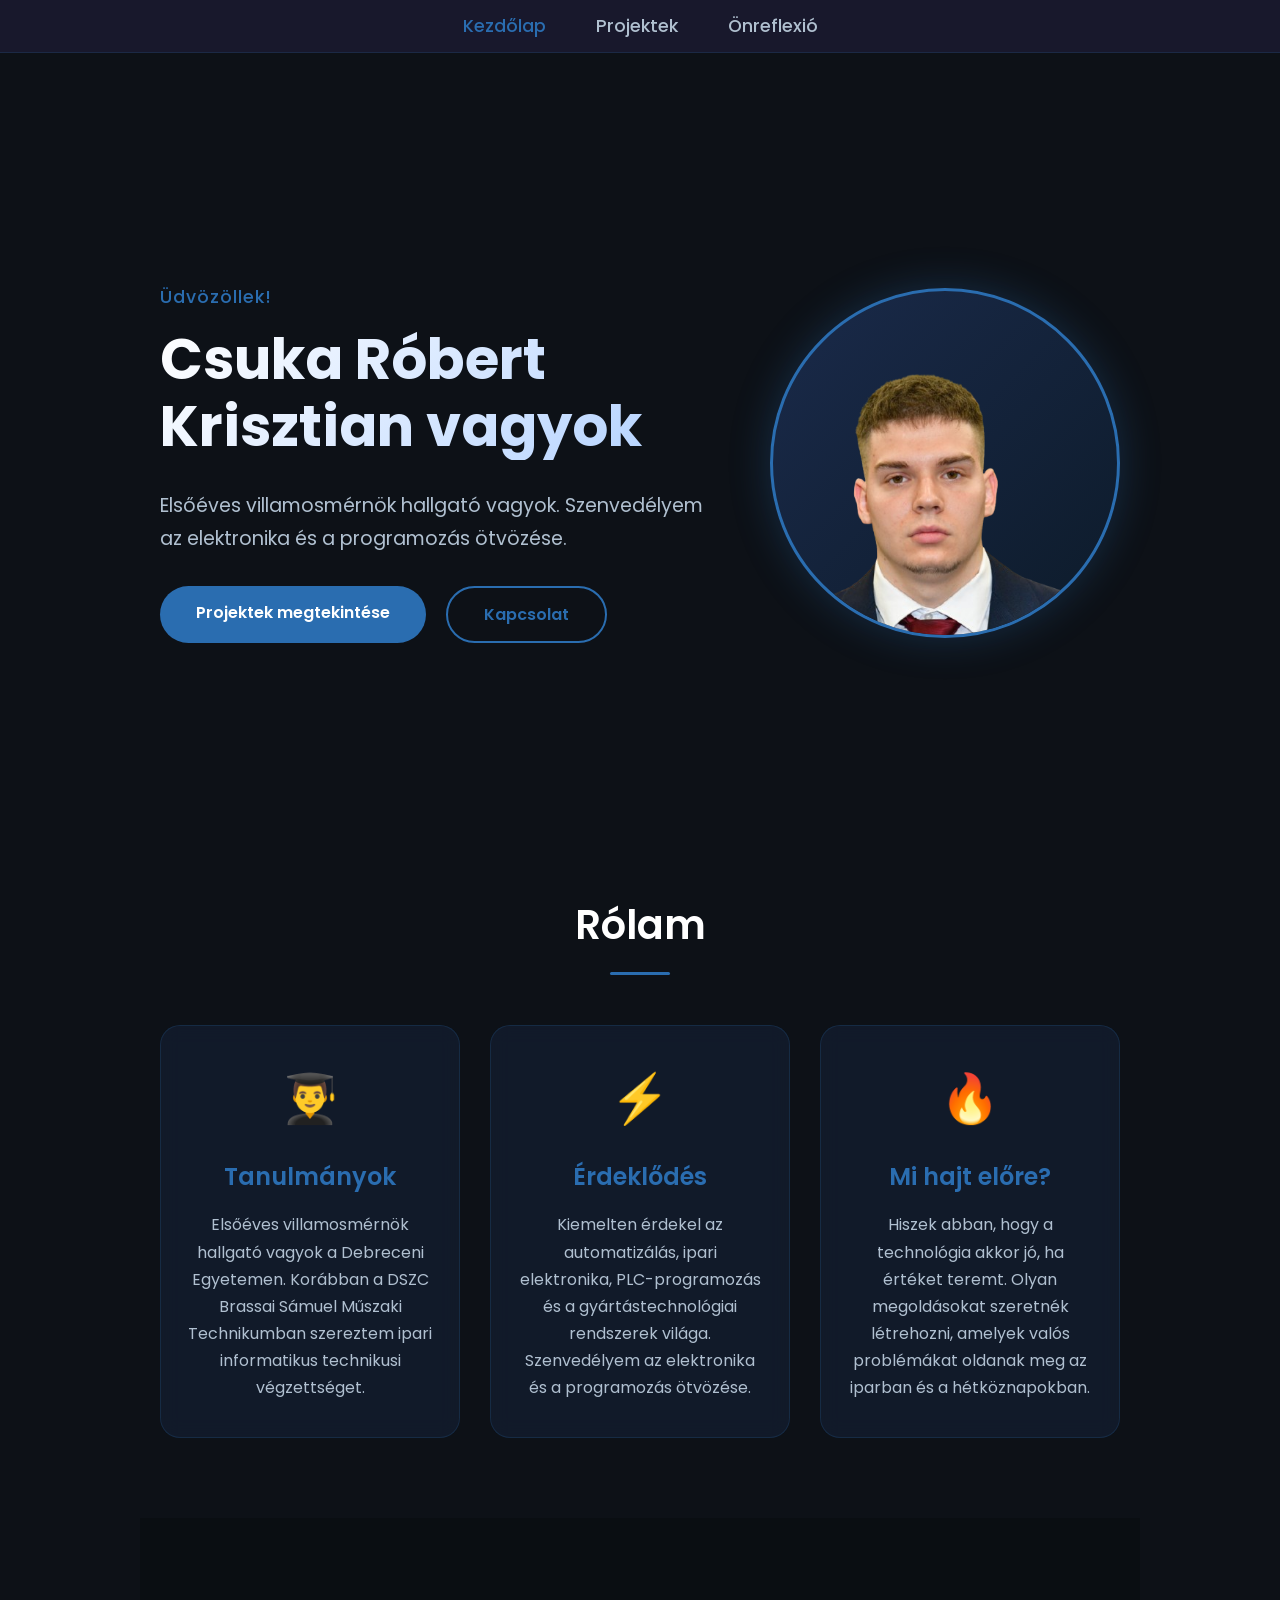
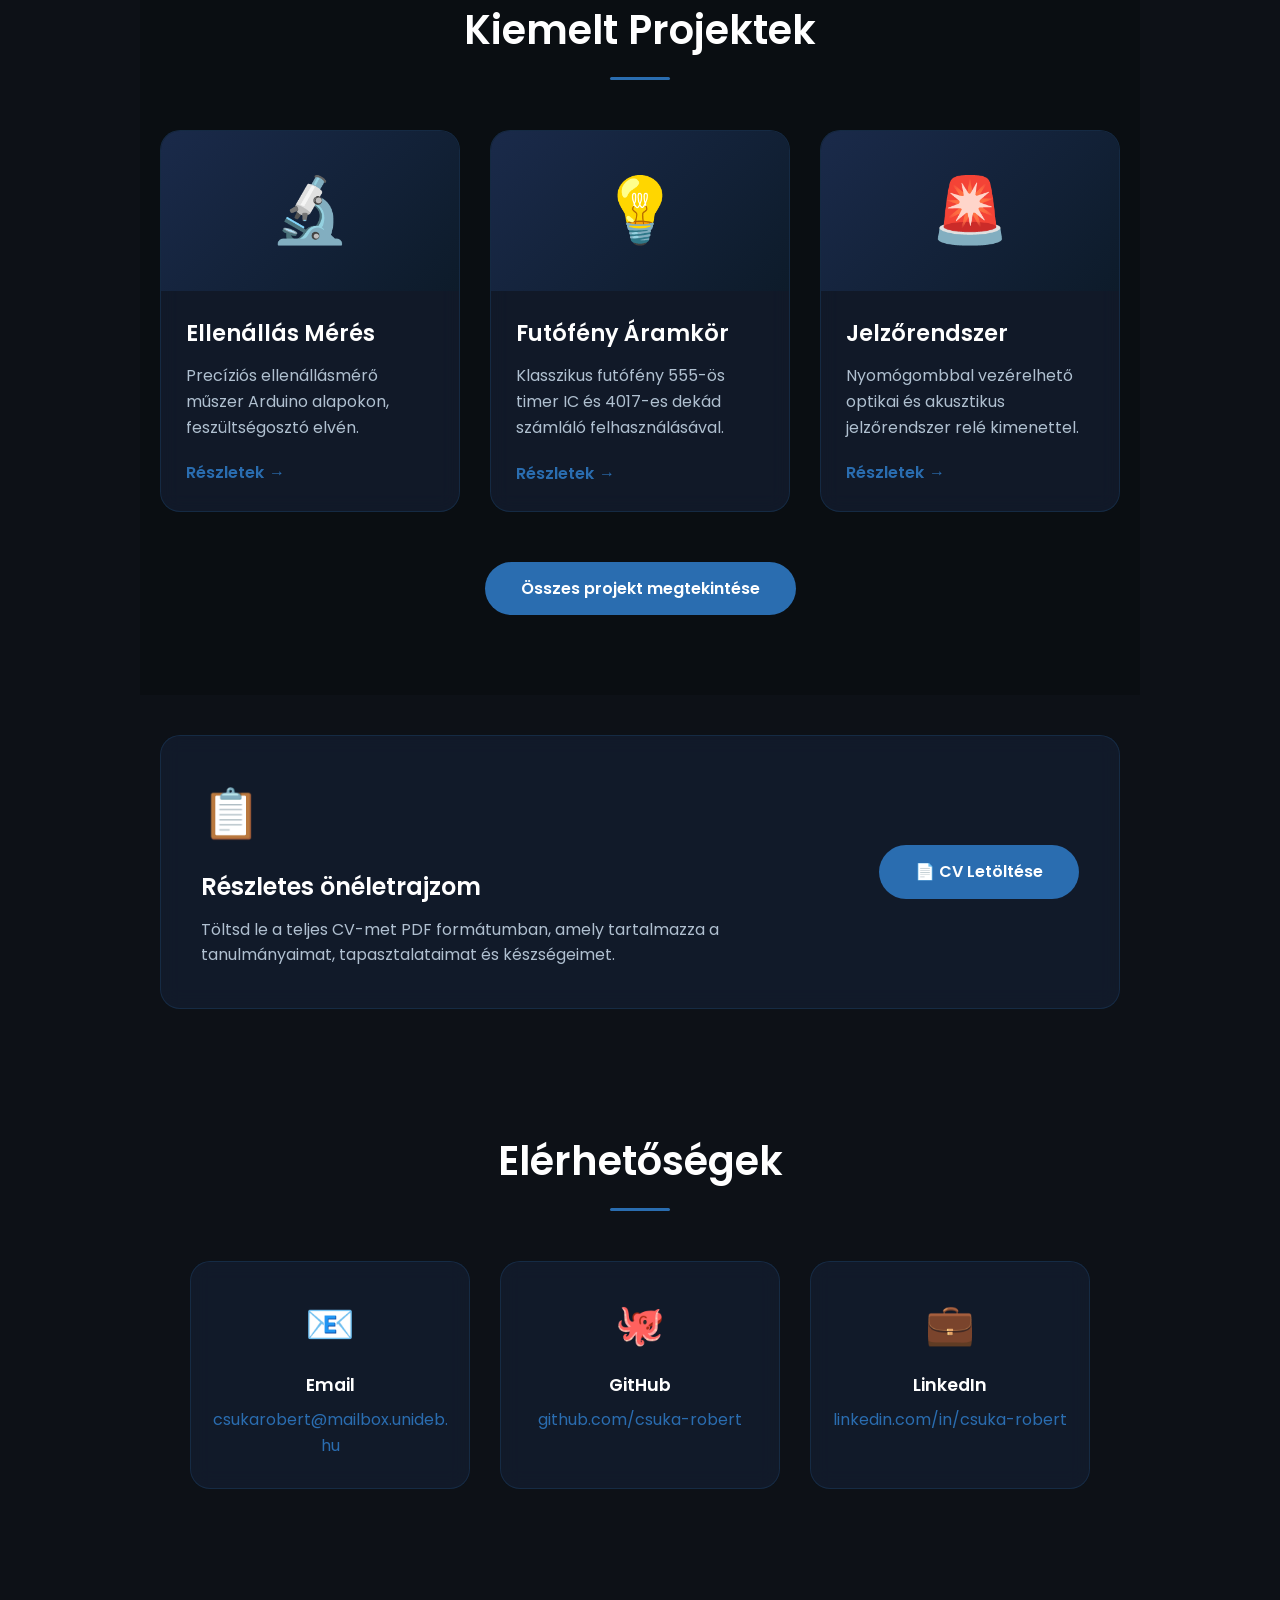
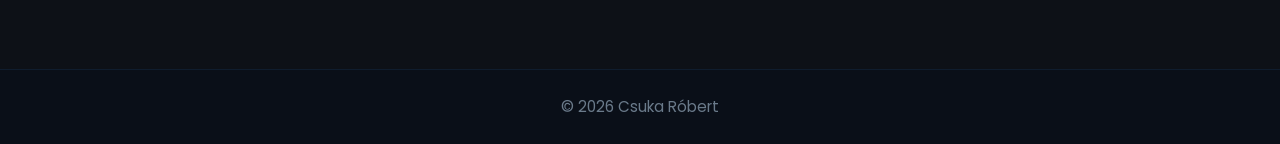
<file: index.html>
<!DOCTYPE html>
<html lang="hu">
<head>
    <meta charset="UTF-8">
    <meta name="viewport" content="width=device-width, initial-scale=1.0">
    <title>Csuka Róbert - Bemutatkozás</title>
    <link rel="stylesheet" href="style.css">
    <link rel="preconnect" href="https://fonts.googleapis.com">
    <link rel="preconnect" href="https://fonts.gstatic.com" crossorigin>
    <link href="https://fonts.googleapis.com/css2?family=Poppins:wght@300;400;500;600;700&display=swap" rel="stylesheet">
</head>
<body>
    <!-- ===== FEJLÉC ===== -->
    <header class="projects-header">
        <div class="container">
            <nav class="nav-centered">
                <ul class="nav-menu-centered">
                    <li><a href="index.html" class="active">Kezdőlap</a></li>
                    <li><a href="projektek.html">Projektek</a></li>
                    <li><a href="onreflexio.htm">Önreflexió</a></li>
                </ul>
            </nav>
        </div>
    </header>

    <!-- ===== FŐ TARTALOM ===== -->
    <main>
        <!-- Hero Szekció -->
        <section class="hero-section">
            <div class="container">
                <div class="hero-content">
                    <div class="hero-text">
                        <span class="hero-greeting">Üdvözöllek!</span>
                        <h1 class="hero-title">Csuka Róbert Krisztian vagyok</h1>
                        <p class="hero-subtitle">
 <p class="hero-subtitle">
    Elsőéves villamosmérnök hallgató vagyok. Szenvedélyem az elektronika és a programozás ötvözése.
</p>
                        </p>
                        <div class="hero-buttons">
                            <a href="projektek.html" class="btn btn-primary">Projektek megtekintése</a>
                            <a href="#elerhetosegek" class="btn btn-outline">Kapcsolat</a>
                        </div>
                    </div>
                    <div class="hero-image">
                        <div class="profile-image-wrapper">
                            <img src="images/profil-kep2.png" alt="Csuka Róbert" class="profile-image" onerror="this.style.display='none'; this.nextElementSibling.style.display='flex';">
                            <div class="profile-placeholder" style="display: none;">👨‍💻</div>
                        </div>
                    </div>
                </div>
            </div>
        </section>

 <!-- Rólam Szekció -->
<section id="bemutatkozas" class="about-section">
    <div class="container">
        <h2 class="section-title">Rólam</h2>
        <div class="about-content">
            <div class="about-card">
                <div class="about-icon">👨‍🎓</div>
                <h3>Tanulmányok</h3>
                <p>
                    Elsőéves villamosmérnök hallgató vagyok a Debreceni Egyetemen.
                    Korábban a DSZC Brassai Sámuel Műszaki Technikumban szereztem
                    ipari informatikus technikusi végzettséget.
                </p>
            </div>
            <div class="about-card">
                <div class="about-icon">⚡</div>
                <h3>Érdeklődés</h3>
                <p>
                    Kiemelten érdekel az automatizálás, ipari elektronika,
                    PLC-programozás és a gyártástechnológiai rendszerek világa.
                    Szenvedélyem az elektronika és a programozás ötvözése.
                </p>
            </div>
            <div class="about-card">
                <div class="about-icon">🔥</div>
                <h3>Mi hajt előre?</h3>
                <p>
                    Hiszek abban, hogy a technológia akkor jó, ha értéket teremt.
                    Olyan megoldásokat szeretnék létrehozni, amelyek valós problémákat
                    oldanak meg az iparban és a hétköznapokban.
                </p>
            </div>
        </div>
    </div>
</section>

        <!-- Kiemelt Projektek Szekció -->
        <section class="featured-projects">
            <div class="container">
                <h2 class="section-title">Kiemelt Projektek</h2>
                <div class="featured-grid">
                    <!-- 1. Kiemelt projekt -->
                    <div class="featured-card">
                        <div class="featured-image">
                            <span class="featured-emoji">🔬</span>
                        </div>
                        <div class="featured-content">
                            <h3>Ellenállás Mérés</h3>
                            <p>Precíziós ellenállásmérő műszer Arduino alapokon, feszültségosztó elvén.</p>
                            <a href="projekt/ellenallas_meres.html" class="featured-link">
                                Részletek <span class="arrow">→</span>
                            </a>
                        </div>
                    </div>
                    <!-- 2. Kiemelt projekt -->
                    <div class="featured-card">
                        <div class="featured-image">
                            <span class="featured-emoji">💡</span>
                        </div>
                        <div class="featured-content">
                            <h3>Futófény Áramkör</h3>
                            <p>Klasszikus futófény 555-ös timer IC és 4017-es dekád számláló felhasználásával.</p>
                            <a href="projekt/futofeny.html" class="featured-link">
                                Részletek <span class="arrow">→</span>
                            </a>
                        </div>
                    </div>
                    <!-- 3. Kiemelt projekt -->
                    <div class="featured-card">
                        <div class="featured-image">
                            <span class="featured-emoji">🚨</span>
                        </div>
                        <div class="featured-content">
                            <h3>Jelzőrendszer</h3>
                            <p>Nyomógombbal vezérelhető optikai és akusztikus jelzőrendszer relé kimenettel.</p>
                            <a href="projekt/jelzorendszer.html" class="featured-link">
                                Részletek <span class="arrow">→</span>
                            </a>
                        </div>
                    </div>
                </div>
                <div class="featured-footer">
                    <a href="projektek.html" class="btn btn-primary">Összes projekt megtekintése</a>
                </div>
            </div>
        </section>
<!-- CV Szekció -->
<section class="cv-section">
    <div class="container">
        <div class="cv-card">
            <div class="cv-content">
                <span class="cv-icon">📋</span>
                <h3>Részletes önéletrajzom</h3>
                <p>Töltsd le a teljes CV-met PDF formátumban, amely tartalmazza a tanulmányaimat, tapasztalataimat és készségeimet.</p>
            </div>
            <a href="files/cv_csuka_robert.pdf" target="_blank" class="btn btn-primary">📄 CV Letöltése</a>
        </div>
    </div>
</section>
        <!-- Elérhetőségek Szekció -->
        <section id="elerhetosegek" class="contact-section">
            <div class="container">
                <h2 class="section-title">Elérhetőségek</h2>
                <div class="contact-grid">
                    <div class="contact-card">
                        <div class="contact-icon">📧</div>
                        <span class="contact-label">Email</span>
                        <a href="mailto:csukarobert@mailbox.unideb.hu" class="contact-value">csukarobert@mailbox.unideb.hu</a>
                    </div>
                    <div class="contact-card">
                        <div class="contact-icon">🐙</div>
                        <span class="contact-label">GitHub</span>
                        <a href="https://github.com/csuka-robert" target="_blank" class="contact-value">github.com/csuka-robert</a>
                    </div>
<div class="contact-card">
    <div class="contact-icon">💼</div>
    <span class="contact-label">LinkedIn</span>
    <a href="https://www.linkedin.com/in/r%C3%B3bert-kriszti%C3%A1n-csuka-1b8528231/" target="_blank" class="contact-value">linkedin.com/in/csuka-robert</a>
</div>
                </div>
            </div>
        </section>
    </main>

    <!-- ===== LÁBLÉC - CSAK COPYRIGHT ===== -->
    <footer class="footer-minimal">
        <div class="container">
            <p class="footer-text-centered">© 2026 Csuka Róbert</p>
        </div>
    </footer>

    <script src="script.js"></script>
    <script>
        // Mobil menü kezelése
        (function() {
            const hamburger = document.querySelector('.hamburger');
            const navMenu = document.querySelector('.nav-menu');
            
            if (hamburger && navMenu) {
                hamburger.addEventListener('click', function() {
                    hamburger.classList.toggle('active');
                    navMenu.classList.toggle('active');
                });
                
                // Menüpontra kattintva bezárás
                document.querySelectorAll('.nav-menu a').forEach(link => {
                    link.addEventListener('click', () => {
                        hamburger.classList.remove('active');
                        navMenu.classList.remove('active');
                    });
                });
            }
            
            // Smooth scroll a belső linkekhez
            document.querySelectorAll('a[href^="#"]').forEach(anchor => {
                anchor.addEventListener('click', function(e) {
                    const href = this.getAttribute('href');
                    if (href !== '#') {
                        e.preventDefault();
                        const target = document.querySelector(href);
                        if (target) {
                            target.scrollIntoView({
                                behavior: 'smooth',
                                block: 'start'
                            });
                        }
                    }
                });
            });
        })();
    </script>
</body>
</html>
</file>
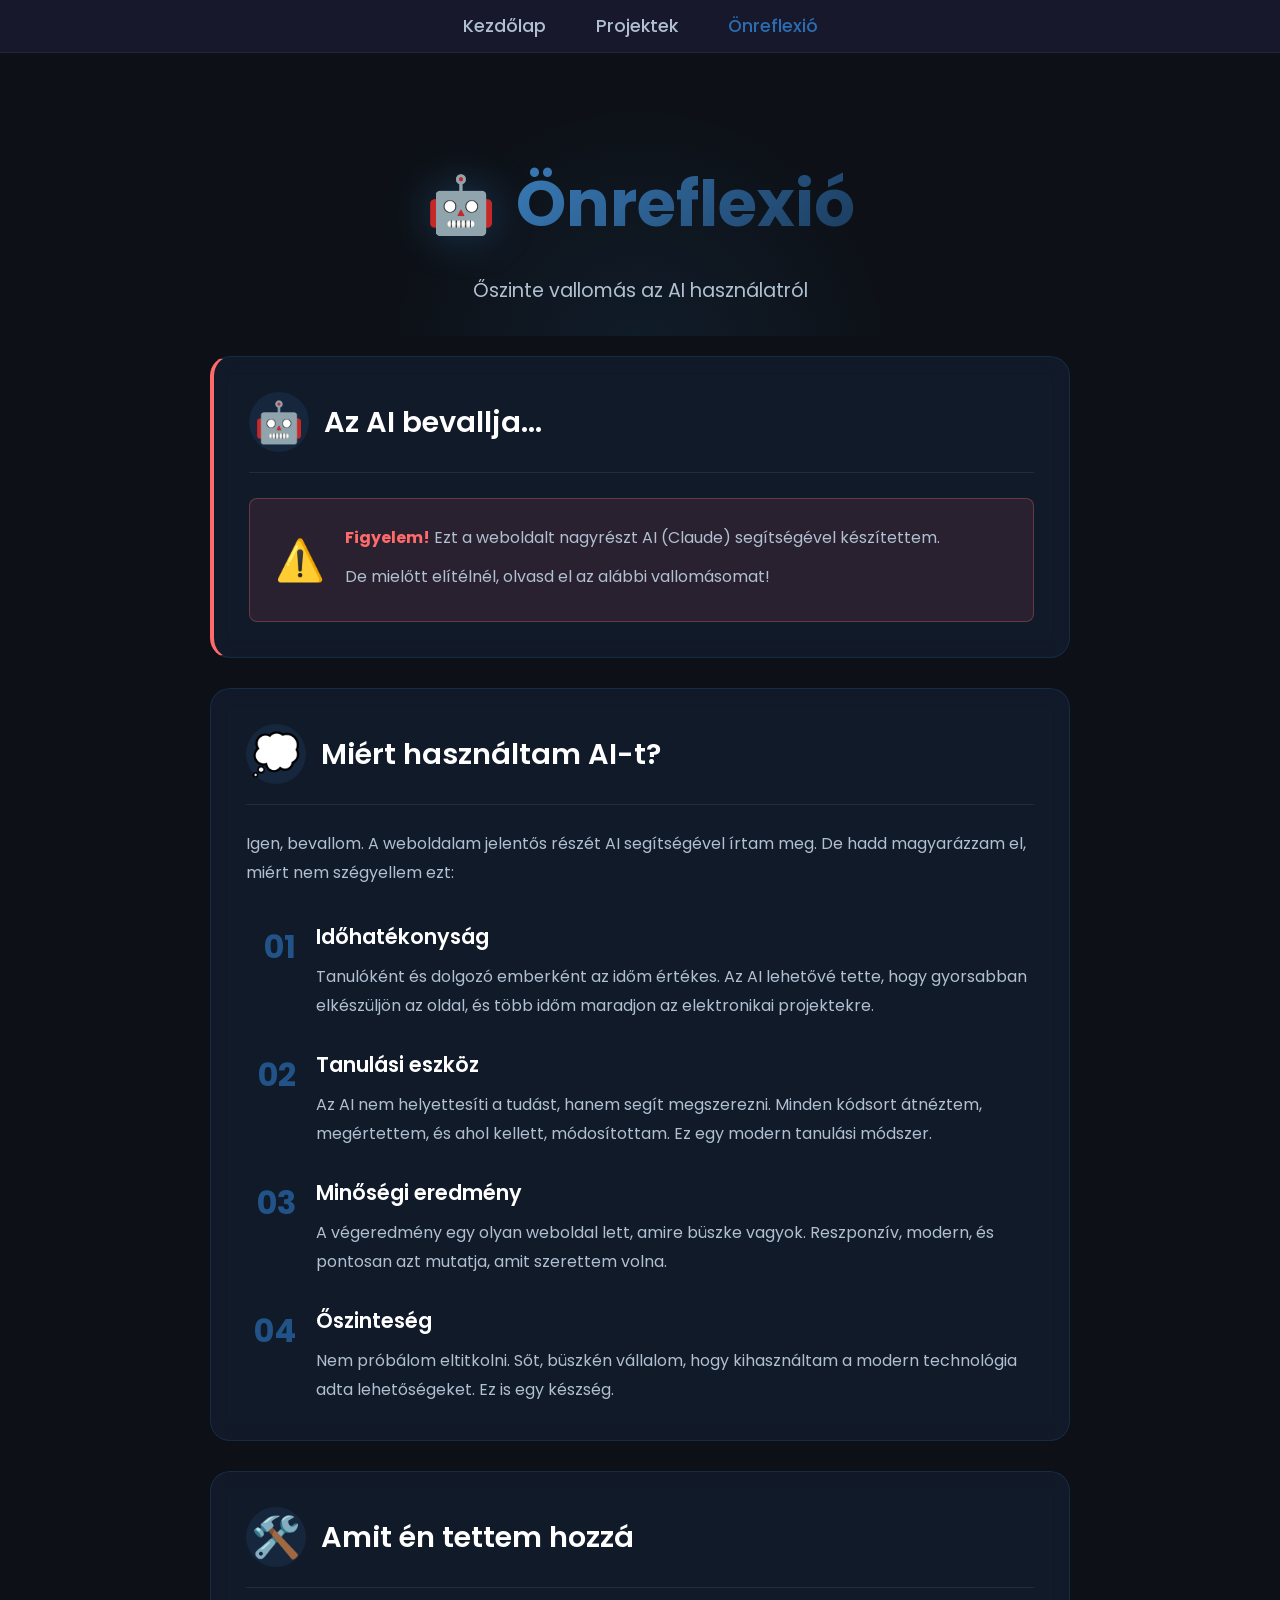
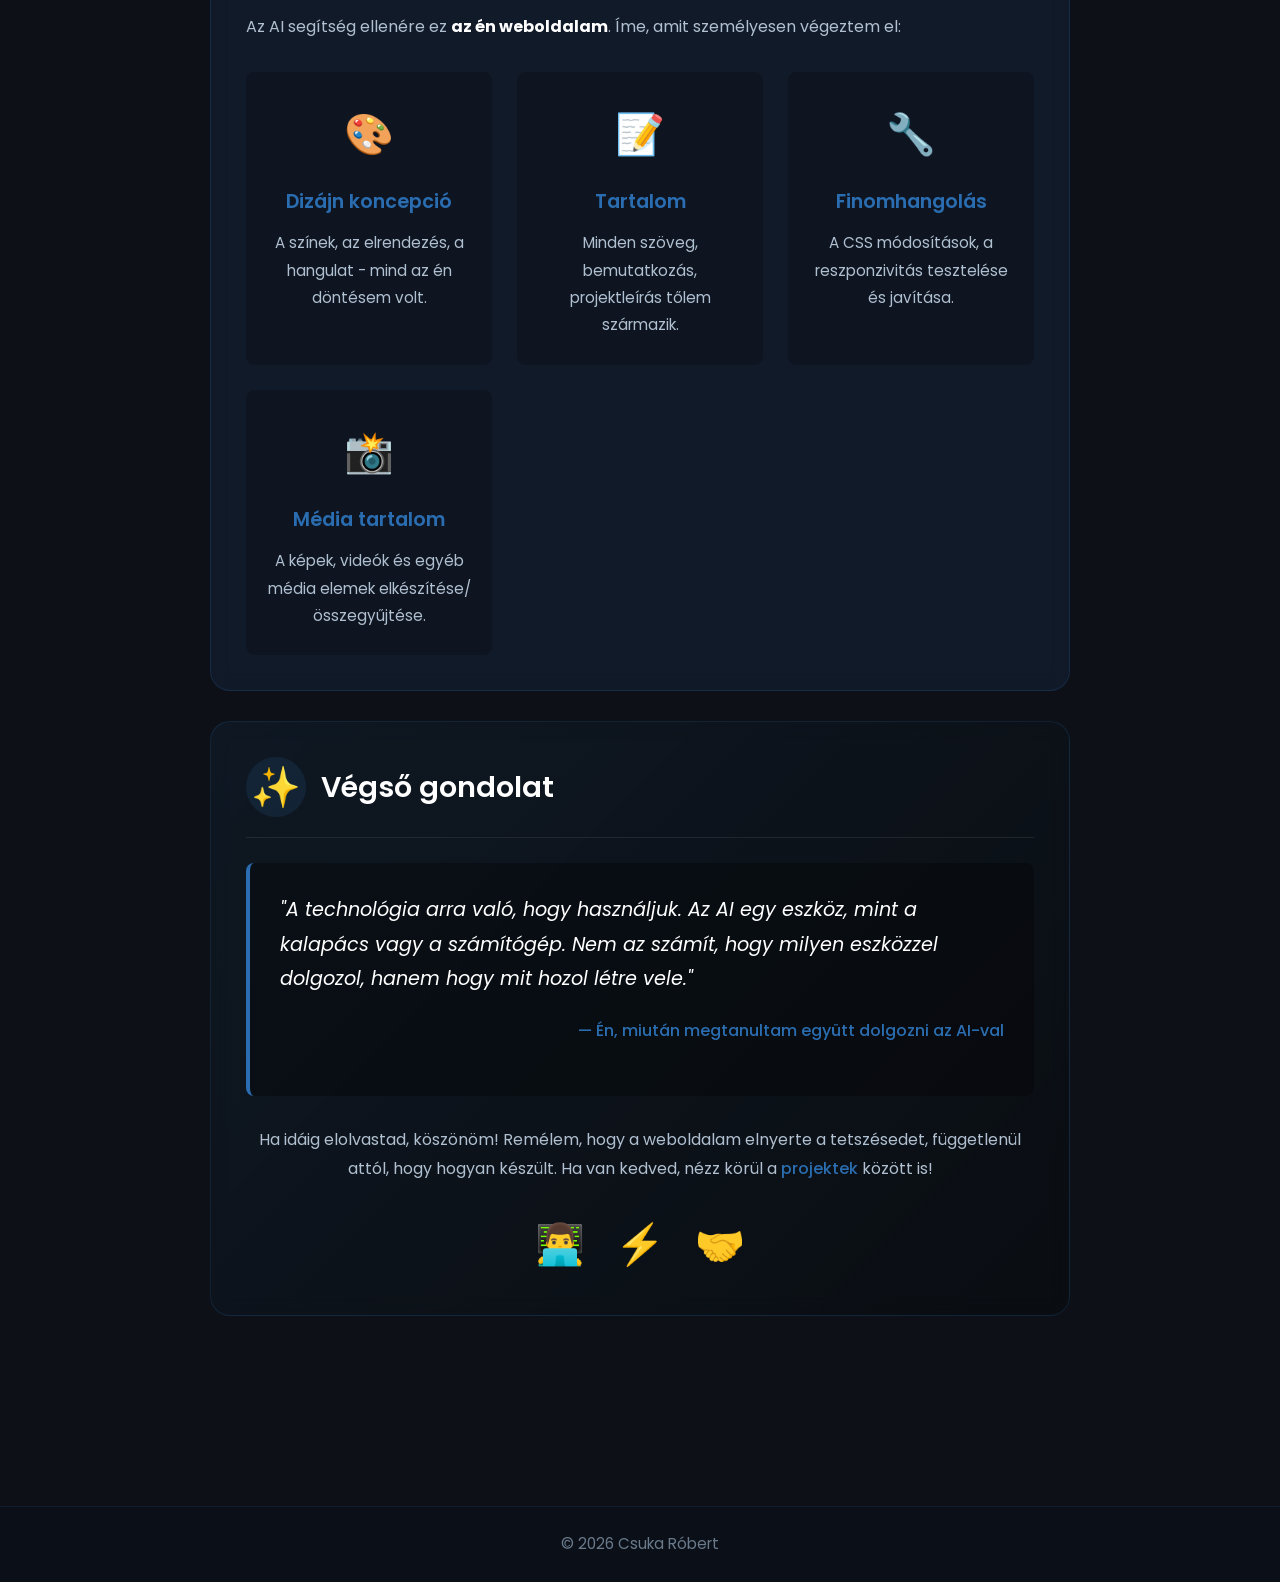
<file: onreflexio.htm>
<!DOCTYPE html>
<html lang="hu">
<head>
    <meta charset="UTF-8">
    <meta name="viewport" content="width=device-width, initial-scale=1.0">
    <title>Önreflexió - Csuka Róbert</title>
    <link rel="stylesheet" href="style.css">
    <link rel="preconnect" href="https://fonts.googleapis.com">
    <link rel="preconnect" href="https://fonts.gstatic.com" crossorigin>
    <link href="https://fonts.googleapis.com/css2?family=Poppins:wght@300;400;500;600;700&display=swap" rel="stylesheet">
</head>
<body>
    <!-- ===== VÉKONYABB FEJLÉC - CSAK MENÜ KÖZÉPEN ===== -->
    <header class="projects-header">
        <div class="container">
            <nav class="nav-centered">
                <ul class="nav-menu-centered">
                    <li><a href="index.html">Kezdőlap</a></li>
                    <li><a href="projektek.html">Projektek</a></li>
                    <li><a href="onreflexio.htm" class="active">Önreflexió</a></li>
                </ul>
            </nav>
        </div>
    </header>

    <!-- ===== FŐ TARTALOM ===== -->
    <main>
        <!-- Oldal címsor -->
        <section class="page-header-enhanced">
            <div class="container">
                <div class="title-wrapper">
                    <div class="title-backdrop"></div>
                    <h1 class="page-title-enhanced">
                        <span class="rocket-emoji">🤖</span> 
                        <span class="title-text">Önreflexió</span>
                    </h1>
                    <p class="page-subtitle-enhanced">Őszinte vallomás az AI használatról</p>
                </div>
            </div>
        </section>

        <!-- Önreflexió Tartalom -->
        <section class="reflection-section">
            <div class="container">
                
                <!-- AI Vallomás Kártya -->
                <div class="reflection-card ai-confession">
                    <div class="reflection-header">
                        <span class="reflection-icon">🤖</span>
                        <h2>Az AI bevallja...</h2>
                    </div>
                    <div class="reflection-content">
                        <div class="ai-warning">
                            <span class="warning-icon">⚠️</span>
                            <div class="warning-text">
                                <p><strong>Figyelem!</strong> Ezt a weboldalt nagyrészt AI (Claude) segítségével készítettem.</p>
                                <p>De mielőtt elítélnél, olvasd el az alábbi vallomásomat!</p>
                            </div>
                        </div>
                    </div>
                </div>

                <!-- Őszinte Vallomás -->
                <div class="reflection-card">
                    <div class="reflection-header">
                        <span class="reflection-icon">💭</span>
                        <h2>Miért használtam AI-t?</h2>
                    </div>
                    <div class="reflection-content">
                        <p>
                            Igen, bevallom. A weboldalam jelentős részét AI segítségével írtam meg. 
                            De hadd magyarázzam el, miért nem szégyellem ezt:
                        </p>
                        
                        <div class="reason-list">
                            <div class="reason-item">
                                <span class="reason-number">01</span>
                                <div class="reason-text">
                                    <h3>Időhatékonyság</h3>
                                    <p>Tanulóként és dolgozó emberként az időm értékes. Az AI lehetővé tette, hogy gyorsabban elkészüljön az oldal, és több időm maradjon az elektronikai projektekre.</p>
                                </div>
                            </div>
                            
                            <div class="reason-item">
                                <span class="reason-number">02</span>
                                <div class="reason-text">
                                    <h3>Tanulási eszköz</h3>
                                    <p>Az AI nem helyettesíti a tudást, hanem segít megszerezni. Minden kódsort átnéztem, megértettem, és ahol kellett, módosítottam. Ez egy modern tanulási módszer.</p>
                                </div>
                            </div>
                            
                            <div class="reason-item">
                                <span class="reason-number">03</span>
                                <div class="reason-text">
                                    <h3>Minőségi eredmény</h3>
                                    <p>A végeredmény egy olyan weboldal lett, amire büszke vagyok. Reszponzív, modern, és pontosan azt mutatja, amit szerettem volna.</p>
                                </div>
                            </div>
                            
                            <div class="reason-item">
                                <span class="reason-number">04</span>
                                <div class="reason-text">
                                    <h3>Őszinteség</h3>
                                    <p>Nem próbálom eltitkolni. Sőt, büszkén vállalom, hogy kihasználtam a modern technológia adta lehetőségeket. Ez is egy készség.</p>
                                </div>
                            </div>
                        </div>
                    </div>
                </div>

                <!-- Amit Én Tettem Hozzá -->
                <div class="reflection-card">
                    <div class="reflection-header">
                        <span class="reflection-icon">🛠️</span>
                        <h2>Amit én tettem hozzá</h2>
                    </div>
                    <div class="reflection-content">
                        <p>Az AI segítség ellenére ez <strong>az én weboldalam</strong>. Íme, amit személyesen végeztem el:</p>
                        
                        <div class="contribution-grid">
                            <div class="contribution-item">
                                <span class="contribution-icon">🎨</span>
                                <h4>Dizájn koncepció</h4>
                                <p>A színek, az elrendezés, a hangulat - mind az én döntésem volt.</p>
                            </div>
                            <div class="contribution-item">
                                <span class="contribution-icon">📝</span>
                                <h4>Tartalom</h4>
                                <p>Minden szöveg, bemutatkozás, projektleírás tőlem származik.</p>
                            </div>
                            <div class="contribution-item">
                                <span class="contribution-icon">🔧</span>
                                <h4>Finomhangolás</h4>
                                <p>A CSS módosítások, a reszponzivitás tesztelése és javítása.</p>
                            </div>
                            <div class="contribution-item">
                                <span class="contribution-icon">📸</span>
                                <h4>Média tartalom</h4>
                                <p>A képek, videók és egyéb média elemek elkészítése/összegyűjtése.</p>
                            </div>
                        </div>
                    </div>
                </div>

                <!-- Záró Gondolat -->
                <div class="reflection-card closing-thought">
                    <div class="reflection-header">
                        <span class="reflection-icon">✨</span>
                        <h2>Végső gondolat</h2>
                    </div>
                    <div class="reflection-content">
                        <div class="closing-quote">
                            <p class="quote-text">
                                "A technológia arra való, hogy használjuk. Az AI egy eszköz, mint a kalapács vagy a számítógép. 
                                Nem az számít, hogy milyen eszközzel dolgozol, hanem hogy mit hozol létre vele."
                            </p>
                            <p class="quote-author">— Én, miután megtanultam együtt dolgozni az AI-val</p>
                        </div>
                        
                        <div class="closing-message">
                            <p>
                                Ha idáig elolvastad, köszönöm! Remélem, hogy a weboldalam elnyerte a tetszésedet, 
                                függetlenül attól, hogy hogyan készült. Ha van kedved, nézz körül a 
                                <a href="projektek.html">projektek</a> között is!
                            </p>
                        </div>
                        
                        <div class="closing-emoji">
                            <span>👨‍💻</span>
                            <span>⚡</span>
                            <span>🤝</span>
                        </div>
                    </div>
                </div>

            </div>
        </section>
    </main>

     <!-- ===== LÁBLÉC - CSAK COPYRIGHT ===== -->
    <footer class="footer-minimal">
        <div class="container">
            <p class="footer-text-centered">© 2026 Csuka Róbert</p>
        </div>
    </footer>

    <script src="script.js"></script>
    <script>
        // Mobil menü kezelése
        (function() {
            const hamburger = document.querySelector('.hamburger');
            const navMenu = document.querySelector('.nav-menu');
            
            if (hamburger && navMenu) {
                hamburger.addEventListener('click', function() {
                    hamburger.classList.toggle('active');
                    navMenu.classList.toggle('active');
                });
                
                document.querySelectorAll('.nav-menu a').forEach(link => {
                    link.addEventListener('click', () => {
                        hamburger.classList.remove('active');
                        navMenu.classList.remove('active');
                    });
                });
            }
        })();
    </script>
</body>
</html>
</file>
<file: style.css>
/* ============================================= */
/*              STYLE.CSS - TELJES               */
/*         Tisztított, optimalizált verzió       */
/* ============================================= */

/* ---------- 1. CSS VÁLTOZÓK (SÖTÉT TÉMA) ---------- */
:root {
    /* Színek */
    --color-primary: #2a6db0;        /* Elsődleges kék - gombok, linkek, kiemelések */
    --color-primary-hover: #1e5085;  /* Sötétebb kék hover-hez */
    --color-secondary: #1a1a2e;      /* Sötét háttér - fejléc, lábléc */
    --color-accent: #FF6B6B;         /* Akcent szín (korall) - ritka kiemelések */
    --color-background: #0d1117;     /* Oldal alap háttér */
    --color-surface: rgba(20, 30, 50, 0.7);  /* Kártyák, dobozok háttere */
    --color-text-primary: #ffffff;   /* Elsődleges szöveg */
    --color-text-secondary: #b0c0d0; /* Másodlagos szöveg */
    --color-text-muted: #6a7a8a;     /* Halvány szöveg */
    --color-border: rgba(42, 109, 176, 0.2); /* Szegélyek */
    --color-border-light: rgba(255, 255, 255, 0.08);
    
    /* Árnyékok */
    --shadow-sm: 0 4px 8px rgba(0, 0, 0, 0.2);
    --shadow-md: 0 8px 20px rgba(0, 0, 0, 0.3);
    --shadow-lg: 0 20px 40px rgba(0, 0, 0, 0.4);
    
    /* Egyebek */
    --border-radius: 20px;
    --border-radius-sm: 8px;
    --transition: all 0.3s ease;
    --backdrop-blur: blur(10px);
}

/* ---------- 2. ALAP STÍLUSOK ---------- */
* {
    margin: 0;
    padding: 0;
    box-sizing: border-box;
}

body {
    font-family: 'Poppins', 'Arial', sans-serif;
    line-height: 1.6;
    color: var(--color-text-primary);
    background-color: var(--color-background);
    min-height: 100vh;
}

h1, h2, h3, h4, h5, h6 {
    color: var(--color-text-primary);
    margin-bottom: 20px;
    font-weight: 600;
}

h2 {
    font-size: 2rem;
    text-align: center;
    margin-bottom: 40px;
}

.container {
    max-width: 1200px;
    margin: 0 auto;
    padding: 0 20px;
}

a {
    text-decoration: none;
    transition: var(--transition);
}

ul {
    list-style: none;
}

/* ---------- 3. FEJLÉC (EGYSÉGES) ---------- */
header {
    background: rgba(26, 26, 46, 0.95);
    backdrop-filter: var(--backdrop-blur);
    border-bottom: 1px solid var(--color-border);
    position: sticky;
    top: 0;
    z-index: 1000;
}

/* Alap fejléc (index, onreflexio) */
.header-container {
    display: flex;
    justify-content: space-between;
    align-items: center;
    padding: 15px 0;
}

.logo a {
    font-size: 2rem;
    font-weight: 700;
    color: var(--color-text-primary);
    letter-spacing: 2px;
}

.nav-menu {
    display: flex;
    gap: 40px;
}

.nav-menu a {
    color: var(--color-text-secondary);
    font-weight: 500;
    font-size: 1.1rem;
    padding: 5px 0;
}

.nav-menu a:hover,
.nav-menu a.active {
    color: var(--color-primary);
}

/* Projektek oldal speciális fejléce (vékonyabb, középre igazított) */
.projects-header {
    padding: 12px 0;
}

.nav-centered {
    display: flex;
    justify-content: center;
    align-items: center;
}

.nav-menu-centered {
    display: flex;
    gap: 50px;
}

.nav-menu-centered a {
    color: var(--color-text-secondary);
    font-weight: 500;
    font-size: 1.1rem;
    padding: 5px 0;
}

.nav-menu-centered a:hover,
.nav-menu-centered a.active {
    color: var(--color-primary);
}

/* Hamburger menü */
.hamburger {
    display: none;
    flex-direction: column;
    cursor: pointer;
}

.hamburger .bar,
.hamburger span {
    width: 25px;
    height: 3px;
    background-color: var(--color-text-primary);
    margin: 3px 0;
    transition: var(--transition);
}

/* ---------- 4. FŐ TARTALOM ---------- */
main {
    padding: 40px 0;
    min-height: calc(100vh - 120px);
}

section {
    padding: 40px 20px;
    max-width: 1000px;
    margin: 0 auto;
}

/* ---------- 5. PROJEKTEK OLDAL SPECIÁLIS ELEMEK ---------- */
/* Címsor félkör háttérrel */
.page-header-enhanced {
    padding: 60px 0 30px;
    text-align: center;
    position: relative;
    overflow: hidden;
}

.title-wrapper {
    position: relative;
    display: inline-block;
}

.title-backdrop {
    position: absolute;
    top: 50%;
    left: 50%;
    transform: translate(-50%, -50%);
    width: 500px;
    height: 250px;
    background: radial-gradient(circle at 50% 100%, 
                rgba(42, 109, 176, 0.12) 0%, 
                rgba(42, 109, 176, 0.04) 50%,
                transparent 70%);
    border-radius: 50% 50% 0 0 / 100% 100% 0 0;
    z-index: -1;
}

.page-title-enhanced {
    font-size: 4rem;
    font-weight: 700;
    display: flex;
    align-items: center;
    justify-content: center;
    gap: 20px;
}

.rocket-emoji {
    font-size: 3.5rem;
    filter: drop-shadow(0 0 20px rgba(42, 109, 176, 0.4));
    animation: float 3s ease-in-out infinite;
}

@keyframes float {
    0%, 100% { transform: translateY(0); }
    50% { transform: translateY(-8px); }
}

.title-text {
    background: linear-gradient(135deg, #3a7cb8 0%, #1a3a5c 100%);
    -webkit-background-clip: text;
    -webkit-text-fill-color: transparent;
    background-clip: text;
}

.page-subtitle-enhanced {
    font-size: 1.2rem;
    color: var(--color-text-secondary);
    margin-top: 5px;
}

/* Szűrő gombok */
.projects-filter {
    display: flex;
    justify-content: center;
    gap: 15px;
    margin-bottom: 50px;
    flex-wrap: wrap;
}

.filter-btn {
    padding: 10px 28px;
    background: rgba(255, 255, 255, 0.03);
    border: 1px solid rgba(255, 255, 255, 0.1);
    color: var(--color-text-secondary);
    border-radius: 40px;
    cursor: pointer;
    font-weight: 500;
    font-size: 0.95rem;
    transition: var(--transition);
}

.filter-btn:hover,
.filter-btn.active {
    background: var(--color-primary);
    border-color: var(--color-primary);
    color: var(--color-text-primary);
}

/* Projekt Grid és Kártyák */
.projects-section {
    padding: 20px 0 40px;
}

.projects-grid {
    display: grid;
    grid-template-columns: repeat(auto-fit, minmax(300px, 1fr));
    gap: 35px;
    margin: 40px 0;
}

.project-card {
    background: var(--color-surface);
    border-radius: var(--border-radius);
    overflow: hidden;
    backdrop-filter: var(--backdrop-blur);
    border: 1px solid var(--color-border);
    transition: transform 0.3s, box-shadow 0.3s, border-color 0.3s;
    height: 100%;
    display: flex;
    flex-direction: column;
}

.project-card:hover {
    transform: translateY(-10px);
    box-shadow: var(--shadow-lg);
    border-color: rgba(42, 109, 176, 0.4);
}

.card-image {
    position: relative;
    height: 200px;
    background: linear-gradient(135deg, #1a2a4a, #0d1b2a);
    overflow: hidden;
}

.card-image img {
    width: 100%;
    height: 100%;
    object-fit: cover;
    transition: transform 0.5s;
}

.project-card:hover .card-image img {
    transform: scale(1.05);
}

.card-placeholder {
    width: 100%;
    height: 100%;
    display: flex;
    align-items: center;
    justify-content: center;
    background: linear-gradient(135deg, #1a2a4a, #0d1b2a);
    font-size: 4rem;
}

.card-overlay {
    position: absolute;
    top: 0;
    left: 0;
    width: 100%;
    height: 100%;
    background: rgba(26, 26, 46, 0.85);
    display: flex;
    align-items: center;
    justify-content: center;
    opacity: 0;
    transition: opacity 0.3s;
}

.project-card:hover .card-overlay {
    opacity: 1;
}

.overlay-link {
    color: var(--color-text-primary);
    font-weight: 600;
    padding: 12px 28px;
    border: 2px solid var(--color-primary);
    border-radius: 40px;
    background: rgba(42, 109, 176, 0.2);
    transition: var(--transition);
}

.overlay-link:hover {
    background: var(--color-primary);
}

.card-content {
    padding: 25px;
    flex: 1;
    display: flex;
    flex-direction: column;
}

.card-title {
    font-size: 1.5rem;
    margin-bottom: 12px;
    color: var(--color-text-primary);
}

.card-description {
    color: var(--color-text-secondary);
    line-height: 1.7;
    margin-bottom: 20px;
    flex: 1;
}

.card-tech {
    display: flex;
    flex-wrap: wrap;
    gap: 8px;
    margin-bottom: 20px;
}

.tech-badge {
    padding: 5px 14px;
    background: rgba(42, 109, 176, 0.12);
    border-radius: 20px;
    font-size: 0.8rem;
    color: #6a9ec4;
    border: 1px solid rgba(42, 109, 176, 0.25);
    font-weight: 500;
}

.card-footer {
    display: flex;
    justify-content: space-between;
    align-items: center;
    border-top: 1px solid var(--color-border-light);
    padding-top: 18px;
    margin-top: auto;
}

.card-link {
    color: var(--color-primary);
    font-weight: 600;
    display: flex;
    align-items: center;
    gap: 5px;
    transition: gap 0.3s;
}

.card-link:hover {
    gap: 10px;
}

.card-link .arrow {
    transition: transform 0.3s;
}

.card-link:hover .arrow {
    transform: translateX(5px);
}

.card-date {
    color: var(--color-text-muted);
    font-size: 0.9rem;
}

/* Érdeklődés szekció */
.contact-prompt {
    padding: 60px 0 20px;
}

.prompt-box {
    background: linear-gradient(135deg, rgba(42, 109, 176, 0.06), rgba(0, 0, 0, 0.2));
    border-radius: 30px;
    padding: 50px 40px;
    text-align: center;
    border: 1px solid var(--color-border);
    backdrop-filter: var(--backdrop-blur);
}

.prompt-box h2 {
    font-size: 2rem;
    margin-bottom: 15px;
}

.prompt-box p {
    color: var(--color-text-secondary);
    margin-bottom: 30px;
    font-size: 1.1rem;
}

.prompt-buttons {
    display: flex;
    gap: 20px;
    justify-content: center;
    flex-wrap: wrap;
}

/* Gombok */
.btn {
    padding: 14px 36px;
    border-radius: 50px;
    font-weight: 600;
    font-size: 1rem;
    transition: var(--transition);
    display: inline-block;
    cursor: pointer;
}

.btn-primary {
    background: var(--color-primary);
    color: var(--color-text-primary);
    border: none;
}

.btn-primary:hover {
    background: var(--color-primary-hover);
    transform: scale(1.05);
    box-shadow: 0 10px 25px rgba(42, 109, 176, 0.3);
}

.btn-outline {
    background: transparent;
    color: var(--color-primary);
    border: 2px solid var(--color-primary);
}

.btn-outline:hover {
    background: var(--color-primary);
    color: var(--color-text-primary);
    transform: scale(1.05);
}

/* Nincs találat */
.no-results {
    text-align: center;
    padding: 60px 20px;
    color: var(--color-text-muted);
    font-size: 1.1rem;
}

/* ---------- 6. LÁBLÉC (EGYSÉGES) ---------- */
/* Alap lábléc (index, onreflexio) */
footer {
    background: rgba(10, 15, 25, 0.9);
    border-top: 1px solid var(--color-border);
    padding: 25px 0;
    margin-top: 60px;
}

.footer-container {
    display: flex;
    justify-content: space-between;
    align-items: center;
    flex-wrap: wrap;
    gap: 20px;
}

.footer-text {
    color: var(--color-text-muted);
    font-size: 0.95rem;
}

.footer-links {
    display: flex;
    gap: 15px;
    align-items: center;
}

.footer-links a {
    color: var(--color-text-secondary);
    font-size: 0.95rem;
}

.footer-links a:hover {
    color: var(--color-primary);
}

.separator {
    color: #3a4a5a;
}

/* Projektek oldal minimal lábléce (csak copyright) */
.footer-minimal {
    background: rgba(10, 15, 25, 0.9);
    border-top: 1px solid rgba(42, 109, 176, 0.15);
    padding: 25px 0;
    margin-top: 60px;
}

.footer-text-centered {
    color: var(--color-text-muted);
    font-size: 0.95rem;
    text-align: center;
}

/* ---------- 7. RESZPONZÍV STÍLUSOK (MINDEN EGYBEN) ---------- */
@media (max-width: 768px) {
    h2 {
        font-size: 1.8rem;
    }
    
    /* Fejléc */
    .header-container {
        padding: 12px 0;
    }
    
    .logo a {
        font-size: 1.6rem;
    }
    
    .nav-menu {
        position: fixed;
        top: 60px;
        left: -100%;
        width: 100%;
        height: calc(100vh - 60px);
        background: var(--color-secondary);
        flex-direction: column;
        align-items: center;
        justify-content: center;
        gap: 30px;
        transition: 0.3s;
        z-index: 999;
    }
    
    .nav-menu.active {
        left: 0;
    }
    
    .nav-menu a {
        font-size: 1.3rem;
    }
    
    .nav-menu-centered {
        gap: 30px;
    }
    
    .hamburger {
        display: flex;
    }
    
    .hamburger.active .bar:nth-child(1),
    .hamburger.active span:nth-child(1) {
        transform: translateY(7px) rotate(45deg);
        background-color: var(--color-primary);
    }
    
    .hamburger.active .bar:nth-child(2),
    .hamburger.active span:nth-child(2) {
        opacity: 0;
    }
    
    .hamburger.active .bar:nth-child(3),
    .hamburger.active span:nth-child(3) {
        transform: translateY(-7px) rotate(-45deg);
        background-color: var(--color-primary);
    }
    
    /* Címsor */
    .page-title-enhanced {
        font-size: 2.8rem;
    }
    
    .rocket-emoji {
        font-size: 2.8rem;
    }
    
    .title-backdrop {
        width: 350px;
        height: 180px;
    }
    
    /* Grid és kártyák */
    .projects-grid {
        grid-template-columns: 1fr;
        gap: 25px;
    }
    
    .prompt-box {
        padding: 35px 20px;
    }
    
    .prompt-box h2 {
        font-size: 1.6rem;
    }
    
    /* Lábléc */
    .footer-container {
        flex-direction: column;
        text-align: center;
    }
}

@media (max-width: 480px) {
    .nav-menu-centered {
        gap: 20px;
    }
    
    .nav-menu-centered a {
        font-size: 1rem;
    }
    
    .page-title-enhanced {
        font-size: 2.2rem;
        gap: 10px;
    }
    
    .rocket-emoji {
        font-size: 2.2rem;
    }
    
    .btn {
        padding: 12px 24px;
        font-size: 0.9rem;
    }
}

/* ---------- 8. ANIMÁCIÓK ---------- */
.animate-on-scroll {
    opacity: 0;
    transform: translateY(20px);
    transition: opacity 0.6s ease-out, transform 0.6s ease-out;
}

.animate-on-scroll.fade-in {
    opacity: 1;
    transform: translateY(0);
}
/* ============================================= */
/* INDEX OLDAL SPECIÁLIS STÍLUSAI                */
/* ============================================= */

/* ---------- Hero Szekció ---------- */
.hero-section {
    padding: 60px 0 40px;
    min-height: 80vh;
    display: flex;
    align-items: center;
}

.hero-content {
    display: flex;
    align-items: center;
    gap: 60px;
    flex-wrap: wrap;
}

.hero-text {
    flex: 1;
    min-width: 300px;
}

.hero-greeting {
    display: inline-block;
    font-size: 1.1rem;
    color: var(--color-primary);
    margin-bottom: 15px;
    font-weight: 500;
    letter-spacing: 1px;
}

.hero-title {
    font-size: 3.5rem;
    font-weight: 700;
    margin-bottom: 20px;
    line-height: 1.2;
    background: linear-gradient(135deg, #fff 0%, #b0d0ff 100%);
    -webkit-background-clip: text;
    -webkit-text-fill-color: transparent;
    background-clip: text;
}

.hero-subtitle {
    font-size: 1.2rem;
    color: var(--color-text-secondary);
    margin-bottom: 30px;
    line-height: 1.7;
    max-width: 600px;
}

.hero-buttons {
    display: flex;
    gap: 20px;
    flex-wrap: wrap;
}

.hero-image {
    flex: 0 0 350px;
    display: flex;
    justify-content: center;
}

.profile-image-wrapper {
    width: 350px;
    height: 350px;
    border-radius: 50%;
    overflow: hidden;
    border: 3px solid var(--color-primary);
    box-shadow: 0 0 40px rgba(42, 109, 176, 0.3);
    background: linear-gradient(135deg, #1a2a4a, #0d1b2a);
}

.profile-image {
    width: 100%;
    height: 100%;
    object-fit: cover;
}

.profile-placeholder {
    width: 100%;
    height: 100%;
    display: flex;
    align-items: center;
    justify-content: center;
    font-size: 8rem;
    background: linear-gradient(135deg, #1a2a4a, #0d1b2a);
}

/* ---------- Rólam Szekció ---------- */
.about-section {
    padding: 80px 0;
}

.section-title {
    font-size: 2.5rem;
    text-align: center;
    margin-bottom: 50px;
    position: relative;
}

.section-title::after {
    content: '';
    display: block;
    width: 60px;
    height: 3px;
    background: var(--color-primary);
    margin: 15px auto 0;
    border-radius: 2px;
}

.about-content {
    display: grid;
    grid-template-columns: repeat(auto-fit, minmax(280px, 1fr));
    gap: 30px;
}

.about-card {
    background: var(--color-surface);
    border-radius: var(--border-radius);
    padding: 35px 25px;
    backdrop-filter: var(--backdrop-blur);
    border: 1px solid var(--color-border);
    transition: var(--transition);
    text-align: center;
}

.about-card:hover {
    transform: translateY(-8px);
    box-shadow: var(--shadow-md);
    border-color: rgba(42, 109, 176, 0.4);
}

.about-icon {
    font-size: 3rem;
    margin-bottom: 20px;
}

.about-card h3 {
    font-size: 1.5rem;
    margin-bottom: 15px;
    color: var(--color-primary);
}

.about-card p {
    color: var(--color-text-secondary);
    line-height: 1.7;
}

/* ---------- Kiemelt Projektek ---------- */
.featured-projects {
    padding: 80px 0;
    background: rgba(0, 0, 0, 0.2);
}

.featured-grid {
    display: grid;
    grid-template-columns: repeat(auto-fit, minmax(280px, 1fr));
    gap: 30px;
    margin-bottom: 50px;
}

.featured-card {
    background: var(--color-surface);
    border-radius: var(--border-radius);
    overflow: hidden;
    backdrop-filter: var(--backdrop-blur);
    border: 1px solid var(--color-border);
    transition: var(--transition);
    display: flex;
    flex-direction: column;
}

.featured-card:hover {
    transform: translateY(-8px);
    box-shadow: var(--shadow-md);
    border-color: rgba(42, 109, 176, 0.4);
}

.featured-image {
    height: 160px;
    display: flex;
    align-items: center;
    justify-content: center;
    background: linear-gradient(135deg, #1a2a4a, #0d1b2a);
}

.featured-emoji {
    font-size: 4rem;
}

.featured-content {
    padding: 25px;
    flex: 1;
    display: flex;
    flex-direction: column;
}

.featured-content h3 {
    font-size: 1.4rem;
    margin-bottom: 12px;
    color: var(--color-text-primary);
}

.featured-content p {
    color: var(--color-text-secondary);
    line-height: 1.6;
    margin-bottom: 20px;
    flex: 1;
}

.featured-link {
    color: var(--color-primary);
    font-weight: 600;
    display: flex;
    align-items: center;
    gap: 5px;
    transition: gap 0.3s;
    margin-top: auto;
}

.featured-link:hover {
    gap: 10px;
}

.featured-link .arrow {
    transition: transform 0.3s;
}

.featured-link:hover .arrow {
    transform: translateX(5px);
}

.featured-footer {
    text-align: center;
}

/* ---------- Elérhetőségek Szekció ---------- */
.contact-section {
    padding: 80px 0;
}

.contact-grid {
    display: grid;
    grid-template-columns: repeat(auto-fit, minmax(250px, 1fr));
    gap: 30px;
    max-width: 900px;
    margin: 0 auto;
}

.contact-card {
    background: var(--color-surface);
    border-radius: var(--border-radius);
    padding: 30px 20px;
    backdrop-filter: var(--backdrop-blur);
    border: 1px solid var(--color-border);
    transition: var(--transition);
    text-align: center;
    display: flex;
    flex-direction: column;
    align-items: center;
}

.contact-card:hover {
    transform: translateY(-8px);
    box-shadow: var(--shadow-md);
    border-color: rgba(42, 109, 176, 0.4);
}

.contact-icon {
    font-size: 2.5rem;
    margin-bottom: 15px;
}

.contact-label {
    font-weight: 600;
    color: var(--color-text-primary);
    margin-bottom: 8px;
    font-size: 1.1rem;
}

.contact-value {
    color: var(--color-primary);
    text-decoration: none;
    font-size: 1rem;
    word-break: break-word;
    transition: var(--transition);
}

a.contact-value:hover {
    color: var(--color-primary-hover);
    text-decoration: underline;
}

/* ---------- Reszponzív Stílusok Indexhez ---------- */
@media (max-width: 768px) {
    .hero-section {
        padding: 40px 0;
        min-height: auto;
    }
    
    .hero-content {
        flex-direction: column-reverse;
        text-align: center;
        gap: 40px;
    }
    
    .hero-title {
        font-size: 2.5rem;
    }
    
    .hero-subtitle {
        font-size: 1.1rem;
        margin-left: auto;
        margin-right: auto;
    }
    
    .hero-buttons {
        justify-content: center;
    }
    
    .hero-image {
        flex: 0 0 auto;
    }
    
    .profile-image-wrapper {
        width: 250px;
        height: 250px;
    }
    
    .section-title {
        font-size: 2rem;
    }
    
    .about-section,
    .featured-projects,
    .contact-section {
        padding: 50px 0;
    }
}

@media (max-width: 480px) {
    .hero-title {
        font-size: 2rem;
    }
    
    .hero-buttons {
        flex-direction: column;
        width: 100%;
    }
    
    .hero-buttons .btn {
        width: 100%;
        text-align: center;
    }
    
    .profile-image-wrapper {
        width: 200px;
        height: 200px;
    }
}
/* ============================================= */
/* ÖNREFLEXIÓ OLDAL SPECIÁLIS STÍLUSAI           */
/* ============================================= */

/* ---------- Önreflexió Szekció ---------- */
.reflection-section {
    padding: 20px 0 60px;
    max-width: 900px;
    margin: 0 auto;
}

/* Reflexió Kártyák */
.reflection-card {
    background: var(--color-surface);
    border-radius: var(--border-radius);
    padding: 35px;
    margin-bottom: 30px;
    backdrop-filter: var(--backdrop-blur);
    border: 1px solid var(--color-border);
    transition: var(--transition);
}

.reflection-card:hover {
    border-color: rgba(42, 109, 176, 0.4);
    box-shadow: var(--shadow-md);
}

.reflection-header {
    display: flex;
    align-items: center;
    gap: 15px;
    margin-bottom: 25px;
    border-bottom: 1px solid var(--color-border-light);
    padding-bottom: 20px;
}

.reflection-icon {
    font-size: 2.5rem;
    background: rgba(42, 109, 176, 0.15);
    width: 60px;
    height: 60px;
    display: flex;
    align-items: center;
    justify-content: center;
    border-radius: 50%;
}

.reflection-header h2 {
    font-size: 1.8rem;
    margin: 0;
    color: var(--color-text-primary);
}

.reflection-content {
    color: var(--color-text-secondary);
    line-height: 1.8;
}

.reflection-content p {
    margin-bottom: 20px;
}

.reflection-content strong {
    color: var(--color-text-primary);
}

/* AI Figyelmeztetés */
.ai-confession {
    border-left: 4px solid #FF6B6B;
}

.ai-warning {
    background: rgba(255, 107, 107, 0.1);
    border-radius: var(--border-radius-sm);
    padding: 25px;
    display: flex;
    gap: 20px;
    border: 1px solid rgba(255, 107, 107, 0.3);
}

.warning-icon {
    font-size: 2.5rem;
    flex-shrink: 0;
}

.warning-text p {
    margin-bottom: 10px;
}

.warning-text p:last-child {
    margin-bottom: 0;
}

.warning-text strong {
    color: #FF6B6B;
}

/* Indokok Lista */
.reason-list {
    display: flex;
    flex-direction: column;
    gap: 25px;
    margin-top: 30px;
}

.reason-item {
    display: flex;
    gap: 20px;
    align-items: flex-start;
}

.reason-number {
    font-size: 2rem;
    font-weight: 700;
    color: var(--color-primary);
    opacity: 0.7;
    flex-shrink: 0;
    width: 50px;
    text-align: right;
}

.reason-text h3 {
    font-size: 1.3rem;
    margin-bottom: 8px;
    color: var(--color-text-primary);
}

.reason-text p {
    margin-bottom: 0;
}

/* Hozzájárulás Grid */
.contribution-grid {
    display: grid;
    grid-template-columns: repeat(auto-fit, minmax(200px, 1fr));
    gap: 25px;
    margin-top: 30px;
}

.contribution-item {
    background: rgba(0, 0, 0, 0.2);
    border-radius: var(--border-radius-sm);
    padding: 25px 20px;
    text-align: center;
    transition: var(--transition);
    border: 1px solid transparent;
}

.contribution-item:hover {
    border-color: var(--color-border);
    transform: translateY(-5px);
}

.contribution-icon {
    font-size: 2.5rem;
    display: block;
    margin-bottom: 15px;
}

.contribution-item h4 {
    font-size: 1.2rem;
    margin-bottom: 10px;
    color: var(--color-primary);
}

.contribution-item p {
    font-size: 0.95rem;
    margin-bottom: 0;
}

/* Záró Gondolat */
.closing-thought {
    background: linear-gradient(135deg, rgba(42, 109, 176, 0.08), rgba(0, 0, 0, 0.2));
}

.closing-quote {
    background: rgba(0, 0, 0, 0.3);
    border-radius: var(--border-radius-sm);
    padding: 30px;
    margin-bottom: 30px;
    border-left: 4px solid var(--color-primary);
}

.quote-text {
    font-size: 1.2rem;
    font-style: italic;
    line-height: 1.8;
    margin-bottom: 15px;
    color: var(--color-text-primary);
}

.quote-author {
    text-align: right;
    color: var(--color-primary);
    font-weight: 500;
}

.closing-message {
    text-align: center;
    margin-bottom: 25px;
}

.closing-message a {
    color: var(--color-primary);
    font-weight: 500;
}

.closing-message a:hover {
    text-decoration: underline;
}

.closing-emoji {
    display: flex;
    justify-content: center;
    gap: 30px;
    font-size: 2.5rem;
}

.closing-emoji span {
    animation: bounce 2s ease-in-out infinite;
}

.closing-emoji span:nth-child(2) {
    animation-delay: 0.2s;
}

.closing-emoji span:nth-child(3) {
    animation-delay: 0.4s;
}

@keyframes bounce {
    0%, 100% { transform: translateY(0); }
    50% { transform: translateY(-10px); }
}

/* Navigáció a Reflexió Oldal Alján */
.reflection-nav {
    display: flex;
    justify-content: center;
    gap: 20px;
    margin-top: 40px;
    flex-wrap: wrap;
}

/* ---------- Reszponzív Stílusok Önreflexióhoz ---------- */
@media (max-width: 768px) {
    .reflection-card {
        padding: 25px 20px;
    }
    
    .reflection-header {
        gap: 12px;
    }
    
    .reflection-icon {
        font-size: 2rem;
        width: 50px;
        height: 50px;
    }
    
    .reflection-header h2 {
        font-size: 1.5rem;
    }
    
    .ai-warning {
        flex-direction: column;
        align-items: center;
        text-align: center;
        gap: 15px;
        padding: 20px;
    }
    
    .reason-item {
        gap: 15px;
    }
    
    .reason-number {
        font-size: 1.5rem;
        width: 40px;
    }
    
    .contribution-grid {
        grid-template-columns: 1fr;
        gap: 15px;
    }
    
    .closing-quote {
        padding: 20px;
    }
    
    .quote-text {
        font-size: 1rem;
    }
    
    .closing-emoji {
        gap: 20px;
        font-size: 2rem;
    }
    
    .reflection-nav {
        flex-direction: column;
        align-items: center;
    }
    
    .reflection-nav .btn {
        width: 100%;
        text-align: center;
    }
}

@media (max-width: 480px) {
    .reflection-header {
        flex-direction: column;
        text-align: center;
    }
    
    .reflection-header h2 {
        font-size: 1.3rem;
    }
    
    .reason-item {
        flex-direction: column;
        align-items: center;
        text-align: center;
    }
    
    .reason-number {
        text-align: center;
    }
    
    .closing-emoji {
        gap: 15px;
        font-size: 1.8rem;
    }
}
/* CV Szekció */
.cv-section {
    padding: 40px 0;
}

.cv-card {
    background: var(--color-surface);
    border-radius: var(--border-radius);
    padding: 40px;
    backdrop-filter: var(--backdrop-blur);
    border: 1px solid var(--color-border);
    display: flex;
    align-items: center;
    justify-content: space-between;
    flex-wrap: wrap;
    gap: 30px;
}

.cv-content {
    flex: 1;
    min-width: 250px;
}

.cv-icon {
    font-size: 3rem;
    display: block;
    margin-bottom: 15px;
}

.cv-card h3 {
    font-size: 1.5rem;
    margin-bottom: 10px;
    color: var(--color-text-primary);
}

.cv-card p {
    color: var(--color-text-secondary);
    line-height: 1.6;
}

@media (max-width: 768px) {
    .cv-card {
        flex-direction: column;
        text-align: center;
        padding: 30px 20px;
    }
}
/* ============================================= */
/* PROJEKT ALOLDALAK STÍLUSAI                    */
/* ============================================= */

/* Vissza gomb */
.back-section {
    padding: 20px 0 0;
}

.back-link {
    color: var(--color-primary);
    text-decoration: none;
    font-weight: 500;
    font-size: 1rem;
    transition: var(--transition);
    display: inline-flex;
    align-items: center;
    gap: 5px;
}

.back-link:hover {
    gap: 10px;
    color: var(--color-primary-hover);
}

/* Projekt Részletek Grid */
.project-detail-section {
    padding: 30px 0 60px;
}

.project-detail-grid {
    display: grid;
    grid-template-columns: 1fr 380px;
    gap: 40px;
    align-items: start;
}

.project-detail-content {
    color: var(--color-text-secondary);
    line-height: 1.8;
}

.project-detail-content h2 {
    text-align: left;
    font-size: 1.8rem;
    margin-bottom: 20px;
}

.project-detail-content h3 {
    color: var(--color-primary);
    font-size: 1.3rem;
    margin-top: 30px;
    margin-bottom: 12px;
}

.project-detail-content p {
    margin-bottom: 15px;
}

/* Jellemzők lista */
.feature-list {
    list-style: none;
    padding: 0;
    margin-bottom: 20px;
}

.feature-list li {
    padding: 8px 0 8px 25px;
    position: relative;
}

.feature-list li::before {
    content: '▸';
    position: absolute;
    left: 0;
    color: var(--color-primary);
}

/* Alkatrész badge-ek */
.parts-list {
    display: flex;
    flex-wrap: wrap;
    gap: 8px;
    margin-bottom: 20px;
}

.part-badge {
    padding: 6px 14px;
    background: rgba(42, 109, 176, 0.1);
    border-radius: 20px;
    font-size: 0.85rem;
    color: var(--color-primary);
    border: 1px solid rgba(42, 109, 176, 0.2);
    font-weight: 500;
}

/* Jobb oldali sáv */
.project-detail-sidebar {
    display: flex;
    flex-direction: column;
    gap: 25px;
}

/* Projekt kép kártya */
.project-image-card {
    background: linear-gradient(135deg, #1a2a4a, #0d1b2a);
    border-radius: var(--border-radius);
    overflow: hidden;
    border: 1px solid var(--color-border);
    min-height: 300px;
    display: flex;
    align-items: center;
    justify-content: center;
}

.project-image-card img {
    width: 100%;
    height: auto;
    object-fit: cover;
}

.project-image-placeholder {
    width: 100%;
    height: 300px;
    display: flex;
    align-items: center;
    justify-content: center;
    font-size: 6rem;
}

/* Adatlap kártya */
.specs-card {
    background: var(--color-surface);
    border-radius: var(--border-radius);
    padding: 25px;
    backdrop-filter: var(--backdrop-blur);
    border: 1px solid var(--color-border);
}

.specs-card h3 {
    font-size: 1.3rem;
    margin-bottom: 20px;
    color: var(--color-text-primary);
}

.specs-list {
    display: flex;
    flex-direction: column;
    gap: 12px;
}

.spec-row {
    display: flex;
    justify-content: space-between;
    align-items: center;
    padding-bottom: 10px;
    border-bottom: 1px solid var(--color-border-light);
}

.spec-row:last-child {
    border-bottom: none;
    padding-bottom: 0;
}

.spec-label {
    color: var(--color-text-secondary);
    font-size: 0.9rem;
}

.spec-value {
    color: var(--color-primary);
    font-weight: 600;
    text-align: right;
}

/* Reszponzív */
@media (max-width: 900px) {
    .project-detail-grid {
        grid-template-columns: 1fr;
        gap: 30px;
    }
    
    .project-detail-sidebar {
        order: -1;
    }
    
    .project-image-card {
        min-height: 250px;
    }
    
    .project-image-placeholder {
        height: 250px;
        font-size: 5rem;
    }
}

@media (max-width: 480px) {
    .project-detail-content h2 {
        font-size: 1.5rem;
    }
    
    .project-detail-content h3 {
        font-size: 1.2rem;
    }
    
    .spec-row {
        flex-direction: column;
        align-items: flex-start;
        gap: 4px;
    }
    
    .spec-value {
        text-align: left;
    }
}
.about-card:nth-child(3) .about-icon {
    animation: pulse 2s ease-in-out infinite;
}

@keyframes pulse {
    0%, 100% { transform: scale(1); }
    50% { transform: scale(1.15); }
}
/* ============================================= */
/* IPARI AUTOMATIZÁLÁS OLDAL SPECIÁLIS STÍLUSAI  */
/* ============================================= */

/* Tudás Grid */
.knowledge-grid {
    display: grid;
    grid-template-columns: repeat(auto-fit, minmax(250px, 1fr));
    gap: 20px;
    margin: 25px 0;
}

.knowledge-item {
    display: flex;
    gap: 15px;
    align-items: flex-start;
    background: rgba(0, 0, 0, 0.2);
    border-radius: var(--border-radius-sm);
    padding: 20px;
    border: 1px solid var(--color-border-light);
    transition: var(--transition);
}

.knowledge-item:hover {
    border-color: var(--color-primary);
    transform: translateY(-3px);
}

.knowledge-icon {
    font-size: 2rem;
    flex-shrink: 0;
}

.knowledge-item strong {
    color: var(--color-text-primary);
    display: block;
    margin-bottom: 6px;
    font-size: 1rem;
}

.knowledge-item p {
    font-size: 0.9rem;
    color: var(--color-text-secondary);
    margin: 0;
    line-height: 1.5;
}

/* Videó Kártya */
.project-video-card {
    background: var(--color-surface);
    border-radius: var(--border-radius);
    padding: 20px;
    backdrop-filter: var(--backdrop-blur);
    border: 1px solid var(--color-border);
}

.project-video-card h3 {
    font-size: 1.2rem;
    margin-bottom: 15px;
    color: var(--color-text-primary);
    text-align: center;
}

.video-container {
    border-radius: var(--border-radius-sm);
    overflow: hidden;
    background: #000;
    margin-bottom: 10px;
}

.video-container video {
    width: 100%;
    height: auto;
    display: block;
}

.video-caption {
    text-align: center;
    color: var(--color-text-muted);
    font-size: 0.85rem;
    font-style: italic;
}

/* Alkalmazási Területek */
.applications-section {
    padding: 60px 0;
}

.applications-grid {
    display: grid;
    grid-template-columns: repeat(auto-fit, minmax(200px, 1fr));
    gap: 20px;
    margin-top: 30px;
}

.application-card {
    background: var(--color-surface);
    border-radius: var(--border-radius);
    padding: 25px;
    backdrop-filter: var(--backdrop-blur);
    border: 1px solid var(--color-border);
    text-align: center;
    transition: var(--transition);
}

.application-card:hover {
    transform: translateY(-8px);
    border-color: rgba(42, 109, 176, 0.4);
    box-shadow: var(--shadow-md);
}

.application-icon {
    font-size: 3rem;
    display: block;
    margin-bottom: 15px;
}

.application-card h4 {
    font-size: 1.2rem;
    color: var(--color-primary);
    margin-bottom: 10px;
}

.application-card p {
    color: var(--color-text-secondary);
    font-size: 0.95rem;
    line-height: 1.5;
}

/* Reszponzív */
@media (max-width: 768px) {
    .knowledge-grid {
        grid-template-columns: 1fr;
    }
    
    .applications-grid {
        grid-template-columns: repeat(2, 1fr);
        gap: 15px;
    }
    
    .project-video-card {
        padding: 15px;
    }
}

@media (max-width: 480px) {
    .applications-grid {
        grid-template-columns: 1fr;
    }
}
/* Figyelmeztető doboz */
.warning-box {
    background: rgba(255, 107, 107, 0.08);
    border-radius: var(--border-radius-sm);
    padding: 20px;
    margin: 25px 0;
    border: 1px solid rgba(255, 107, 107, 0.25);
    display: flex;
    gap: 15px;
    align-items: flex-start;
}

.warning-icon-box {
    font-size: 1.5rem;
    flex-shrink: 0;
}

/* Matematikai képlet */
.math-formula {
    background: rgba(0, 0, 0, 0.3);
    border-radius: var(--border-radius-sm);
    padding: 20px 25px;
    margin: 20px 0;
    border-left: 4px solid var(--color-primary);
}

.math-formula p {
    margin-bottom: 8px;
    font-family: monospace;
    color: var(--color-text-secondary);
}

.math-formula p:last-child {
    margin-bottom: 0;
}

.math-formula strong {
    color: var(--color-primary);
}

/* TinkerCAD kártya */
.tinkercad-card {
    background: var(--color-surface);
    border-radius: var(--border-radius);
    padding: 25px;
    backdrop-filter: var(--backdrop-blur);
    border: 1px solid var(--color-border);
    text-align: center;
}

.tinkercad-card h3 {
    font-size: 1.2rem;
    margin-bottom: 10px;
    color: var(--color-text-primary);
}

.tinkercad-card p {
    color: var(--color-text-secondary);
    margin-bottom: 15px;
}

.tinkercad-note {
    font-size: 0.8rem;
    color: var(--color-text-muted);
    margin-top: 10px;
    font-style: italic;
}

/* Reszponzív */
@media (max-width: 768px) {
    .math-formula {
        padding: 15px;
    }
    
    .warning-box {
        flex-direction: column;
        align-items: center;
        text-align: center;
    }
}
/* Szimulációs megjegyzés */
.simulation-note {
    background: rgba(42, 109, 176, 0.08);
    border-radius: var(--border-radius-sm);
    padding: 20px 25px;
    margin: 25px 0;
    border: 1px solid rgba(42, 109, 176, 0.2);
    display: flex;
    gap: 15px;
    align-items: flex-start;
}

.simulation-icon {
    font-size: 2rem;
    flex-shrink: 0;
}
</file>
